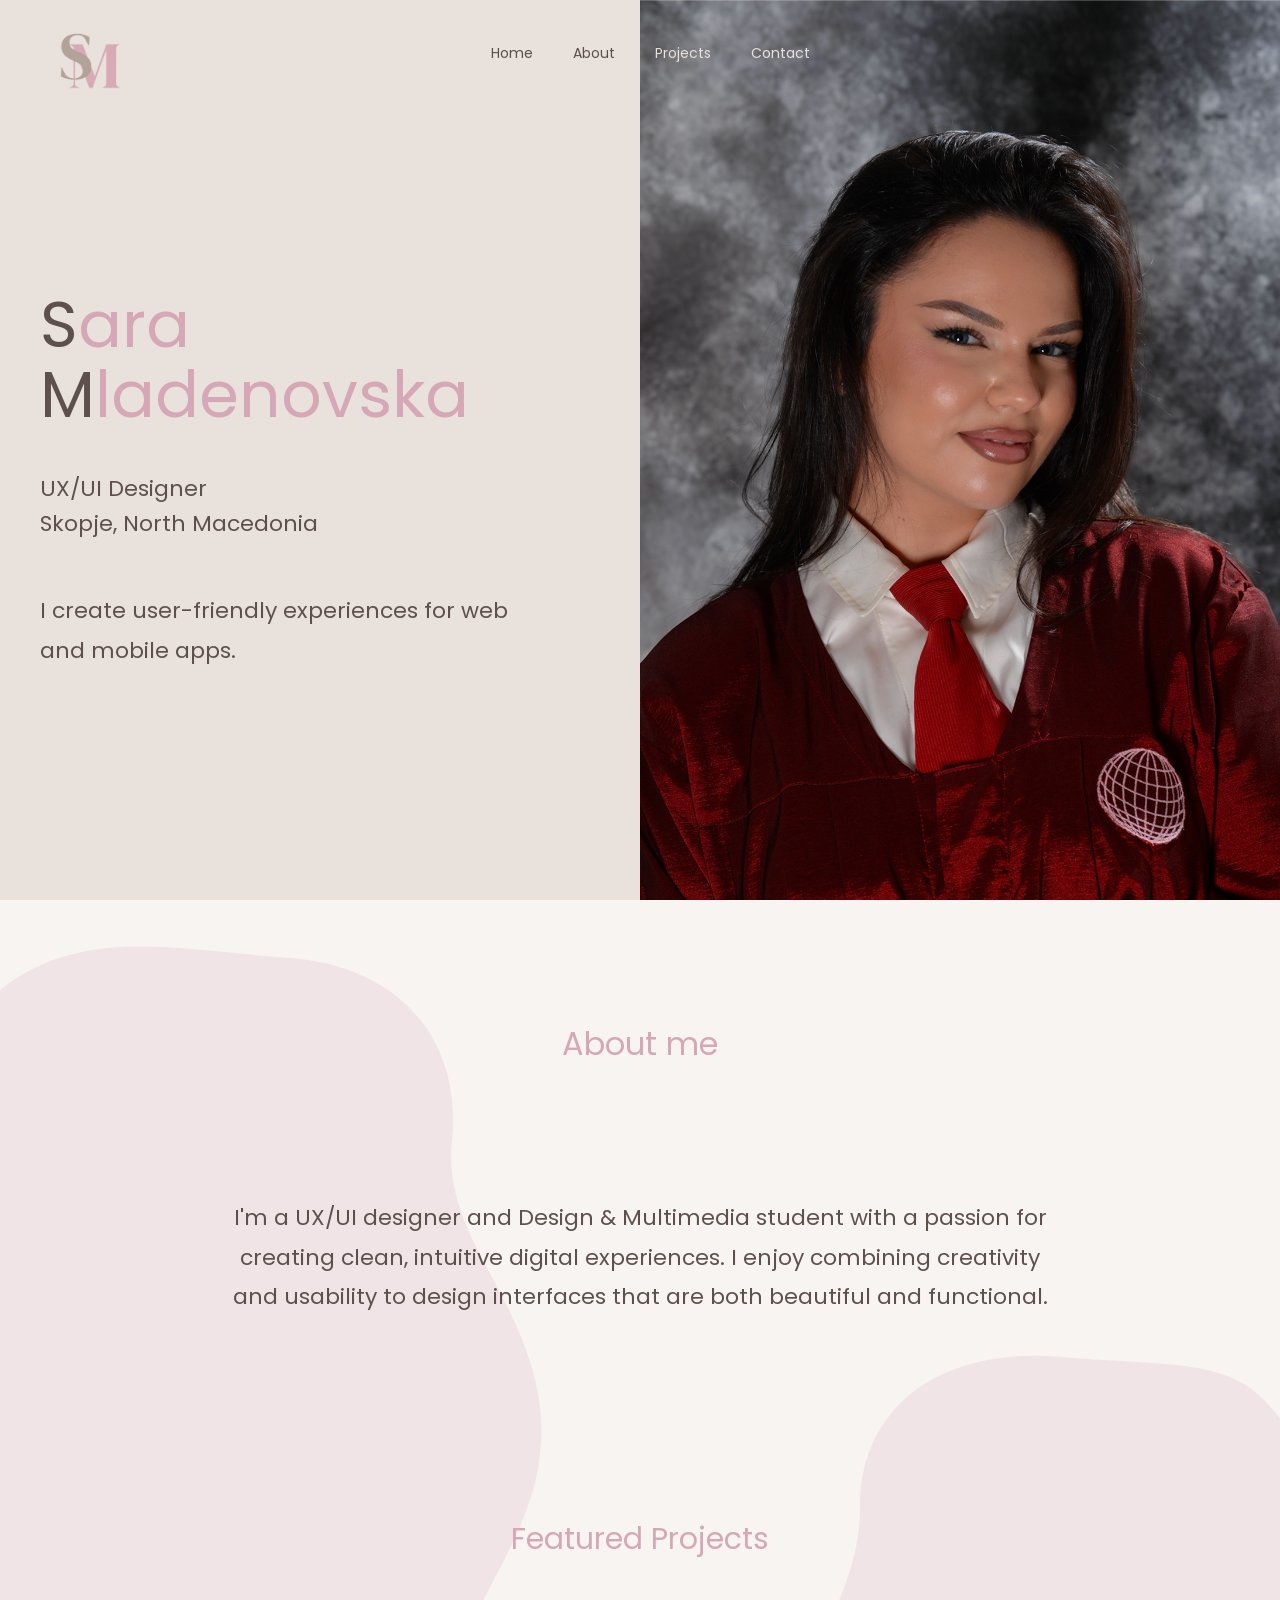
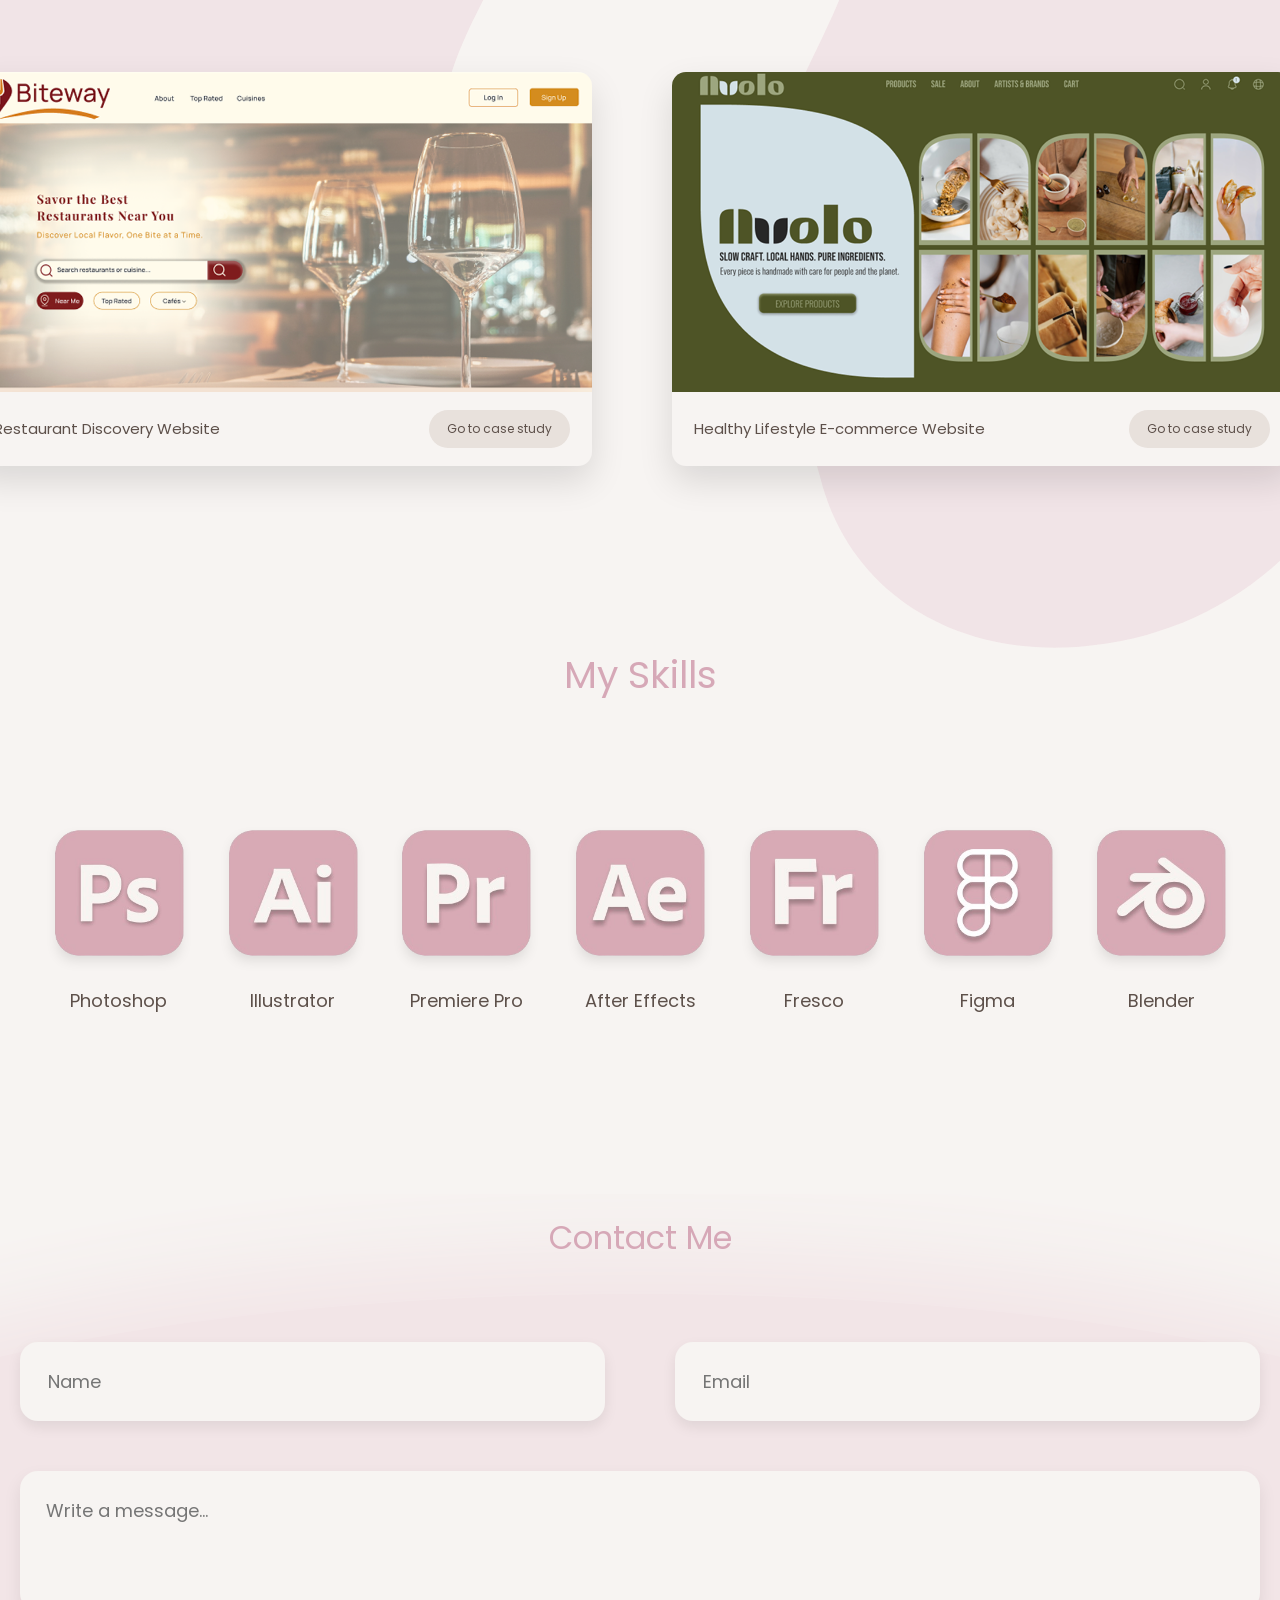
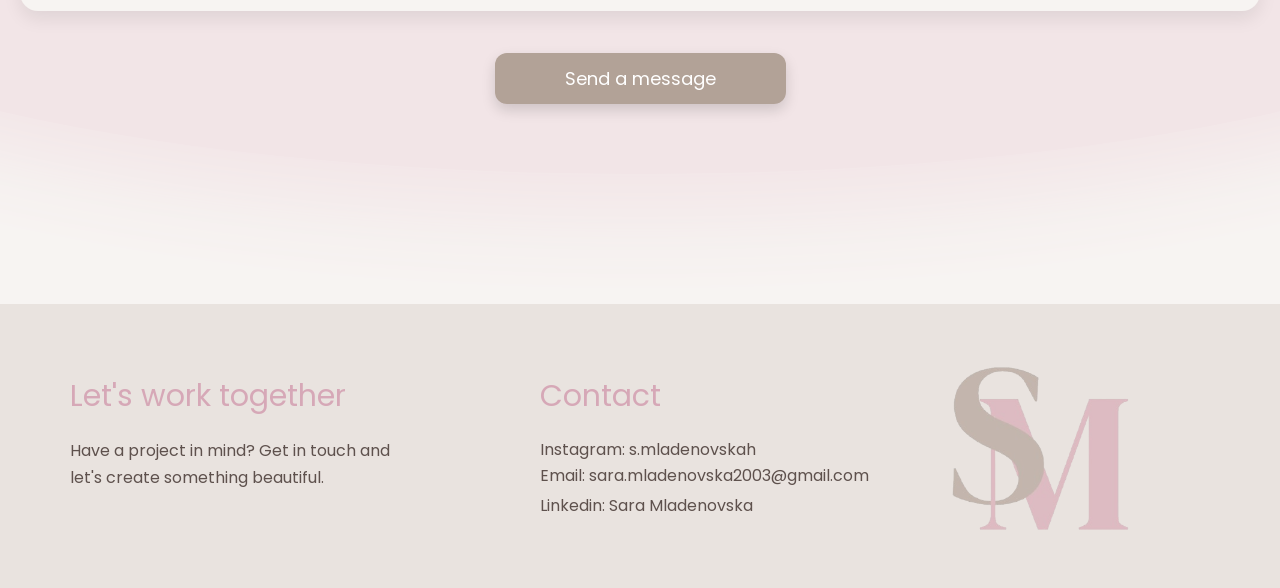
<file: index.html>
<!DOCTYPE html>
<html lang="en">
    <head>
        <meta charset="UTF-8">
        <meta name="viewport" content="width=device-width, initial-scale=1.0">
        <link rel="icon" type="image/png" href="favicon/favicon-96x96.png" sizes="96x96" />
        <link rel="icon" type="image/svg+xml" href="favicon/favicon.svg" />
        <link rel="shortcut icon" href="favicon/favicon.ico" />
        <link rel="apple-touch-icon" sizes="180x180" href="favicon/apple-touch-icon.png" />
        <meta name="apple-mobile-web-app-title" content="MyWebSite" />
        <link rel="manifest" href="/site.webmanifest" />
        <title>Sara Mladenovska UX/UI</title>

        <link rel="stylesheet" href="style.css">
        <link rel="preconnect" href="https://fonts.googleapis.com">
        <link rel="preconnect" href="https://fonts.gstatic.com" crossorigin>
        <link href="https://fonts.googleapis.com/css2?family=Poppins:wght@400;600;700&display=swap" rel="stylesheet">

    </head>
    <body>

        <section class="hero" id="home">

<div class="hero-left">
    <header>
        <div class="logo">
            <img src="images/logo2.png">
        </div>

        <nav class="header-nav">
            <ul>
                <li><a href="#home">Home</a></li>
                <li><a href="#about">About</a></li>
                <li><a href="#projects" class="light">Projects</a></li>
                <li><a href="#contact" class="light">Contact</a></li>
            </ul>
        </nav>
    </header>

    <div class="hero-text">
        <h1><span class="initial">S</span>ara <span class="initial">M</span>ladenovska</h1>
        <p class="role">UX/UI Designer<br>Skopje, North Macedonia</p>
        <p class="description">
            I create user-friendly experiences
            for web and mobile apps.
        </p>
    </div>
</div>
        <div class="hero-right">
        <img src="images/Frame 11.png">
        </div>
    </section>

    <section class="about-section" id="about">
        <h2>About me</h2>
        <p>
            I'm a UX/UI designer and Design & Multimedia student with a passion for creating clean, intuitive digital experiences. I enjoy combining creativity and usability to design interfaces that are both beautiful and functional.
        </p>
    </section>

    <section class="projects-section" id="projects">
        <h2>Featured Projects</h2>
<div class="projects-slider">
    <div class="projects-viewport">
        <div class="projects-track">

            <div class="projects-card">
                <img src="images/biteaway.png" alt="Restaurant discovery website">
                <div class="projects-info">
                    <p>Restaurant Discovery Website</p>
                    <div class="projects-buttons">
                        <button><a href="casestudy-biteway.html">Go to case study</a></button>
                        
                    </div>
                </div>
            </div>

            <div class="projects-card">
                <img src="images/healthylifestyle.png" alt="Healthy lifestyle e-commerce website">
                <div class="projects-info">
                    <p>Healthy Lifestyle E-commerce Website</p>
                    <div class="projects-buttons">
                        <button><a href="casestudy-healthy.html">Go to case study</a></button>
                        
                    </div>
                </div>
            </div>

            <div class="projects-card">
                <img src="images/Frame 1171275568.png" alt="Digital wallet app">
                <div class="projects-info">
                    <p>Digital Wallet App</p>
                    <div class="projects-buttons">
                        <button><a href="casestudy-digital.html">Go to case study</a></button>
                        
                    </div>
                </div>
            </div>

            <div class="projects-card">
                <img src="images/jobhunt.png" alt="Restaurant discovery website">
                <div class="projects-info">
                    <p>Job Hunting and Hiring Website</p>
                    <div class="projects-buttons">
                        <button><a href="casestudy-jobhunting.html">Go to case study</a></button>
                        
                    </div>
                </div>
            </div>

            <div class="projects-card">
                <img src="images/Frame 1171275566 (1).png" alt="Fitness and Workout Planning App">
                <div class="projects-info">
                    <p>Fitness and Workout Planning App</p>
                    <div class="projects-buttons">
                        <button><a href="casestudy-pulsefit.html">Go to case study</a></button>
                        
                    </div>
                </div>
            </div>

        </div>
    </div>
</div>
    </section>

    <section class="skills-section">
    <h2>My Skills</h2>

    <div class="skills-grid">
        <div class="skill-item">
            <div class="skill-box">
                <img src="images/PS-removebg-preview.png" alt="Photoshop">
            </div>
            <p>Photoshop</p>
        </div>

        <div class="skill-item">
            <div class="skill-box">
                <img src="images/AI-removebg-preview.png" alt="Illustrator">
            </div>
            <p>Illustrator</p>
        </div>

        <div class="skill-item">
            <div class="skill-box">
                <img src="images/PR-removebg-preview.png" alt="Premiere Pro">
            </div>
            <p>Premiere Pro</p>
        </div>

        <div class="skill-item">
            <div class="skill-box">
                <img src="images/AE-removebg-preview.png" alt="After Effects">
            </div>
            <p>After Effects</p>
        </div>

        <div class="skill-item">
            <div class="skill-box">
                <img src="images/FR-removebg-preview.png" alt="Fresco">
            </div>
            <p>Fresco</p>
        </div>

        <div class="skill-item">
            <div class="skill-box">
                <img src="images/figma-removebg-preview.png" alt="Figma">
            </div>
            <p>Figma</p>
        </div>

        <div class="skill-item">
            <div class="skill-box">
                <img src="images/Blender-removebg-preview.png" alt="Blender">
            </div>
            <p>Blender</p>
        </div>
    </div>
</section>

<section class="contact-section" id="contact">
    <h2>Contact Me</h2>

    <form action="https://formspree.io/f/mreoldaq" method="POST" class="contact-container">
        
    <div class="contact-row">
        <input type="text" name="name" placeholder="Name" required>
        <input type="email" name="email" placeholder="Email" required>
    </div>

    <textarea name="message" placeholder="Write a message..." required></textarea>

    <button type="submit" class="contact-btn">Send a message</button>

</form>
</section>

    <footer id="contact">
    <div class="footer-content">

        <div class="footer-left">
            <h3>Let's work together</h3>
            <p>Have a project in mind? Get in touch and let's create something beautiful.</p>
        </div>

        <div class="footer-contact">
            <h3>Contact</h3>
            <a href="https://www.instagram.com/s.mladenovskah?igsh=M3diY2t3djBhc25x&utm_source=qr" target="_blank">Instagram: s.mladenovskah</a>
            <p>Email: sara.mladenovska2003@gmail.com</p>
            <a href="https://www.linkedin.com/in/sara-mladenovska-79897b3bb?utm_source=share_via&utm_content=profile&utm_medium=member_ios" target="_blank">Linkedin: Sara Mladenovska</a>
        </div>

        <div class="footer-logo">
            <img src="images/logo2.png">
        </div>

    </div>
    </footer>









    <script>
const viewport = document.querySelector('.projects-viewport');
const track = document.querySelector('.projects-track');

let isDragging = false;
let startX = 0;
let currentTranslate = 0;
let prevTranslate = 0;
let maxTranslate = 0;

function setSliderPosition() {
    track.style.transform = `translateX(${currentTranslate}px)`;
}

function updateMaxTranslate() {
    maxTranslate = viewport.offsetWidth - track.scrollWidth;
    if (maxTranslate > 0) maxTranslate = 0;
}

updateMaxTranslate();
window.addEventListener('resize', updateMaxTranslate);

viewport.addEventListener('mousedown', (e) => {
    isDragging = true;
    startX = e.clientX;
    viewport.style.cursor = 'grabbing';
    track.style.transition = 'none';
});

window.addEventListener('mousemove', (e) => {
    if (!isDragging) return;

    const currentX = e.clientX;
    const dragDistance = currentX - startX;
    currentTranslate = prevTranslate + dragDistance;

    if (currentTranslate > 0) currentTranslate = 0;
    if (currentTranslate < maxTranslate) currentTranslate = maxTranslate;

    setSliderPosition();
});

window.addEventListener('mouseup', () => {
    if (!isDragging) return;

    isDragging = false;
    prevTranslate = currentTranslate;
    viewport.style.cursor = 'grab';
    track.style.transition = 'transform 0.2s ease';
});

viewport.addEventListener('mouseleave', () => {
    if (!isDragging) return;

    isDragging = false;
    prevTranslate = currentTranslate;
    viewport.style.cursor = 'grab';
    track.style.transition = 'transform 0.2s ease';
});
</script>
</body>
</html>
</file>
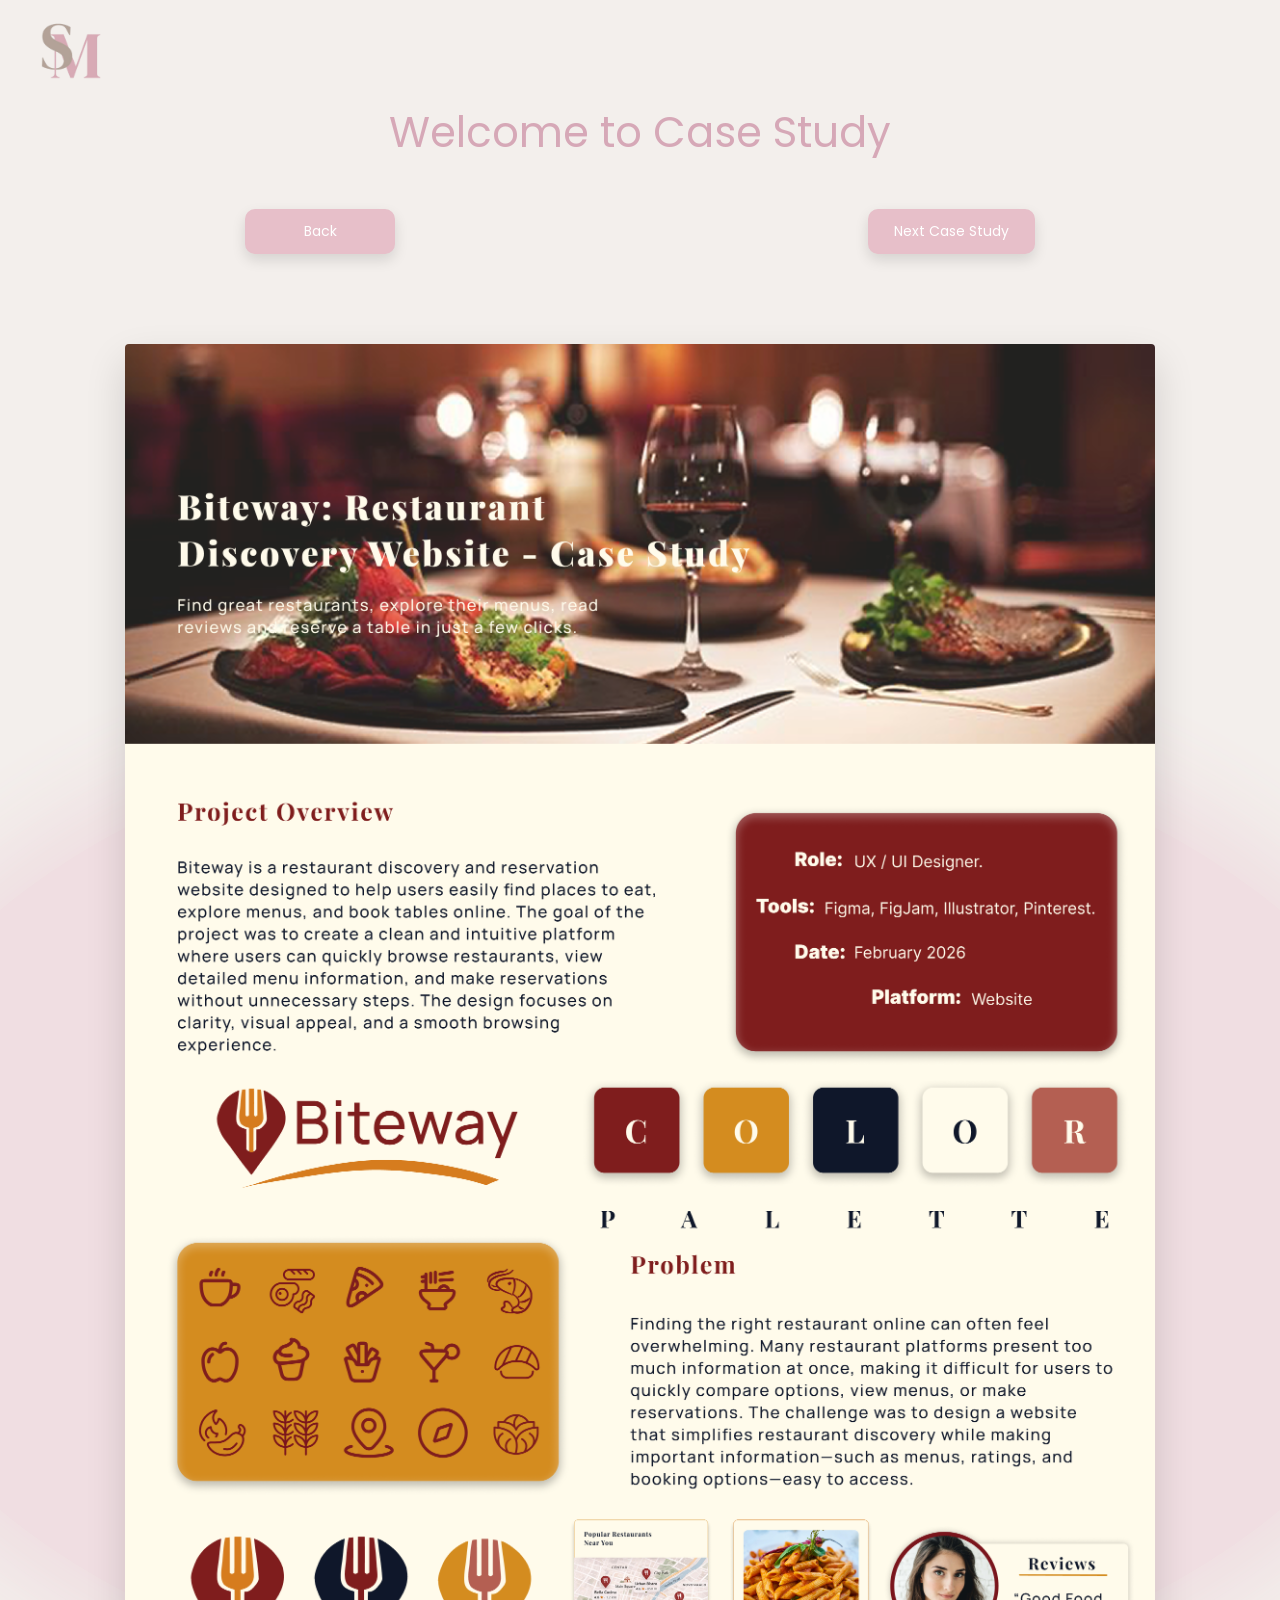
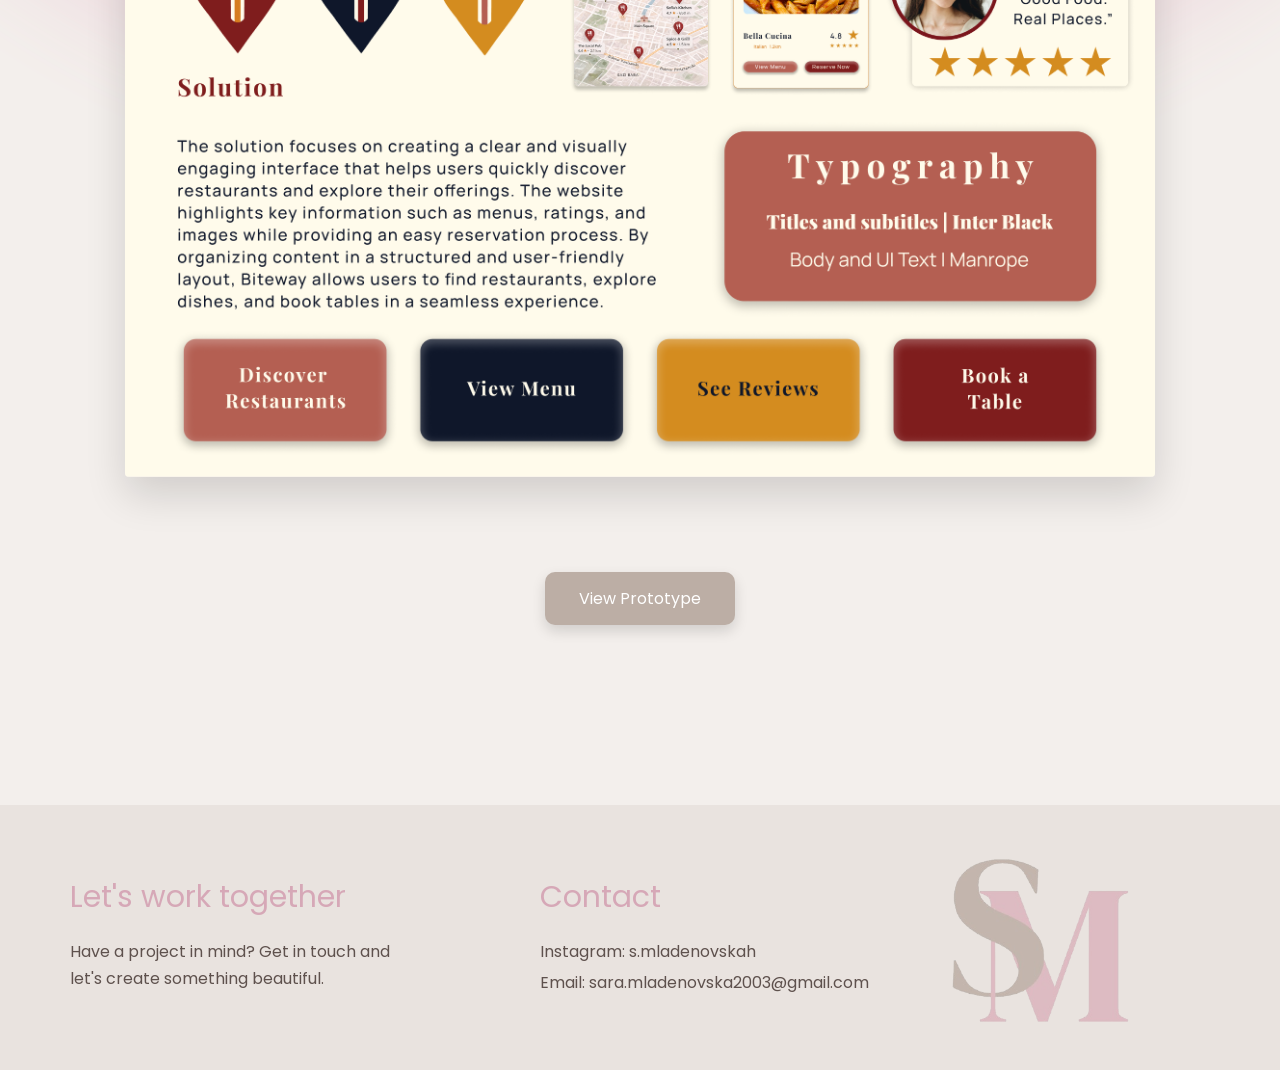
<file: casestudy-biteway.html>
<!DOCTYPE html>
<html lang="en">
<head>
  <meta charset="UTF-8">
  <meta name="viewport" content="width=device-width, initial-scale=1.0">
  <title>Biteway Case Study</title>
  <link rel="stylesheet" href="style.css">
  <link href="https://fonts.googleapis.com/css2?family=Poppins:wght@400;500;600;700&display=swap" rel="stylesheet">
</head>
<body class="case-page">

  <main class="case-study-page">

    <div class="case-top-logo">
      <img src="images/logo2.png" alt="SM logo">
    </div>

    <h1 class="case-page-title">Welcome to Case Study</h1>

    <div class="case-nav">
      <a href="index.html#projects" class="case-nav-btn">Back</a>
      <a href="casestudy-healthy.html" class="case-nav-btn">Next Case Study</a>
    </div>

    <section class="case-image-section">
      <img src="images/MacBook Air - 11-1.png" alt="biteway case study" class="case-study-image">
    </section>

    <div class="case-prototype-wrap">
      <a href="https://www.figma.com/proto/iAv6SnqXhHbZ4HsXDyB1EF/Biteway-Prototype?node-id=1-44&p=f&viewport=43%2C169%2C0.15&t=uECO13R6Eqv0ylm2-1&scaling=scale-down&content-scaling=fixed&page-id=0%3A1" target="_blank" class="case-prototype-btn">View Prototype</a>
    </div>

  </main>

  <footer id="contact">
    <div class="footer-content">
      <div class="footer-left">
        <h3>Let's work together</h3>
        <p>Have a project in mind? Get in touch and let's create something beautiful.</p>
      </div>

      <div class="footer-contact">
        <h3>Contact</h3>
        <p>Instagram: s.mladenovskah</p>
        <p>Email: sara.mladenovska2003@gmail.com</p>
      </div>

      <div class="footer-logo">
        <img src="images/logo2.png" alt="SM logo">
      </div>
    </div>
  </footer>

</body>
</html>
</file>
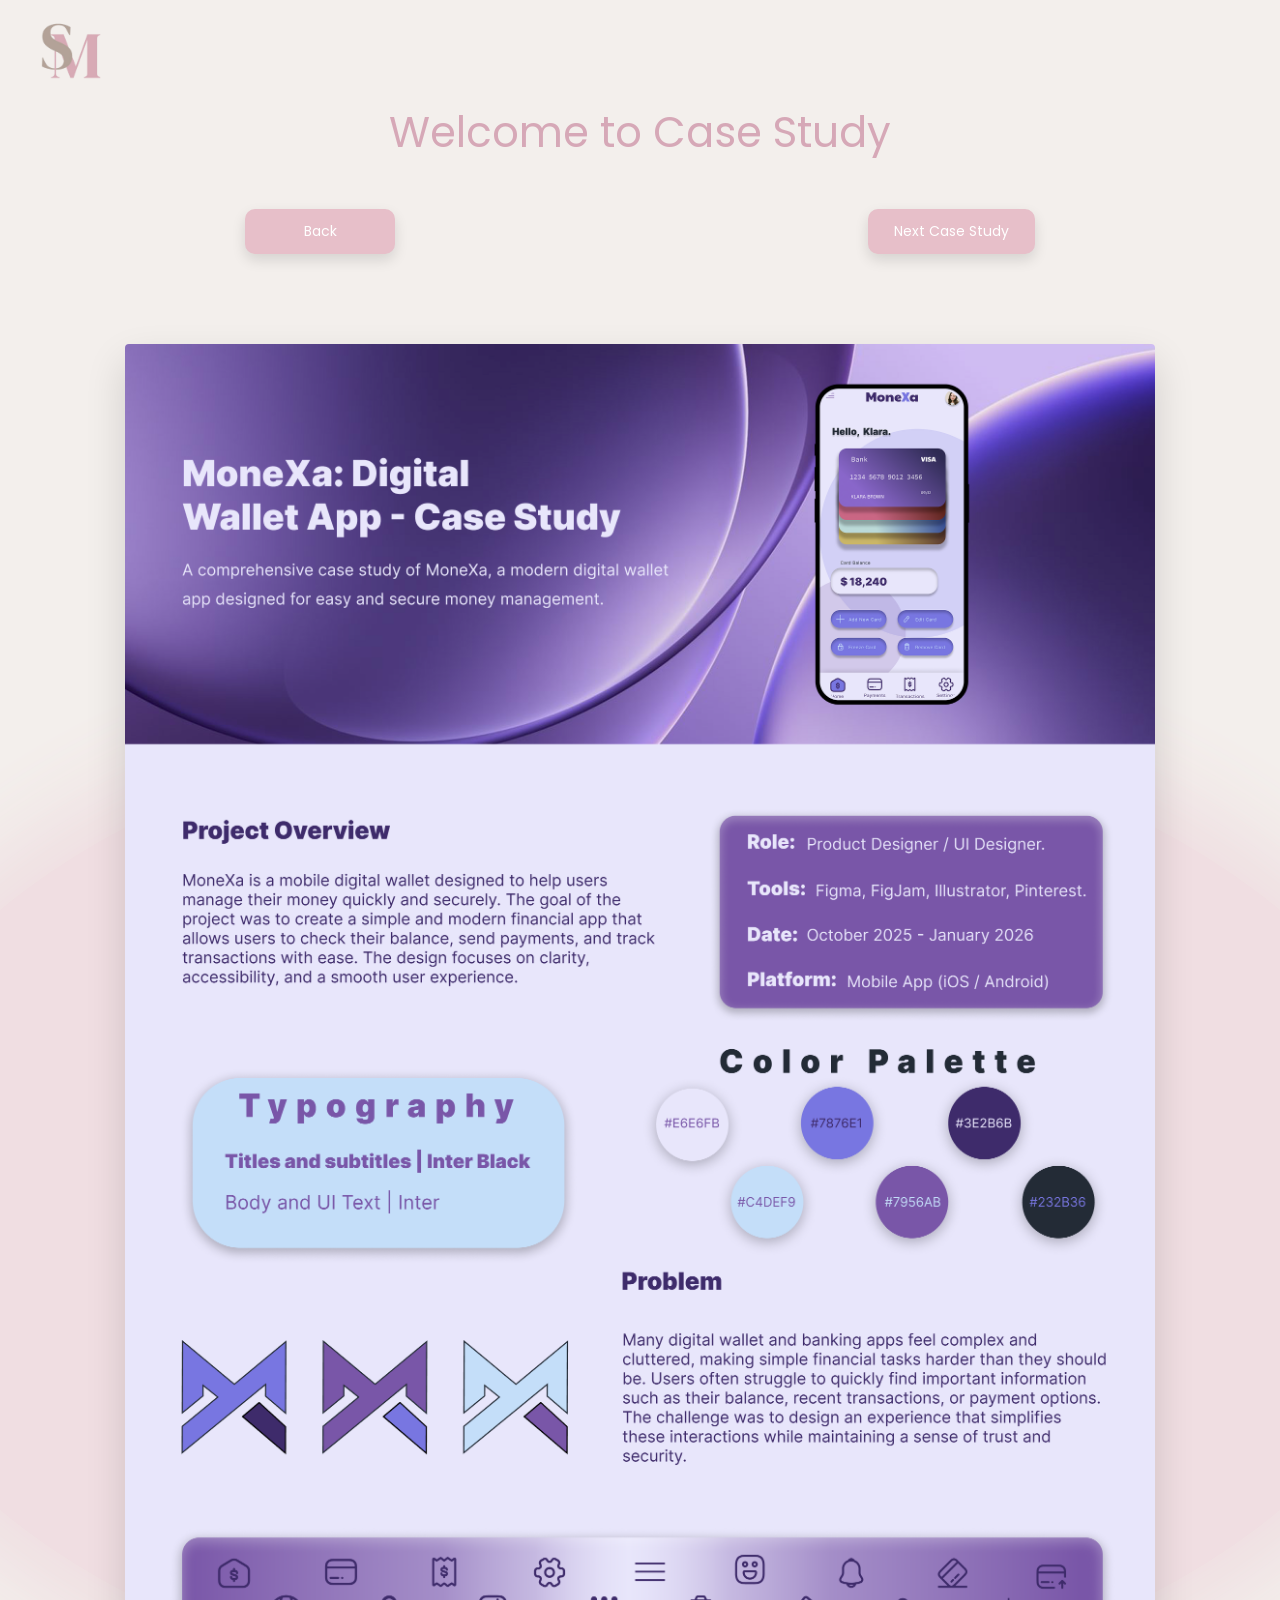
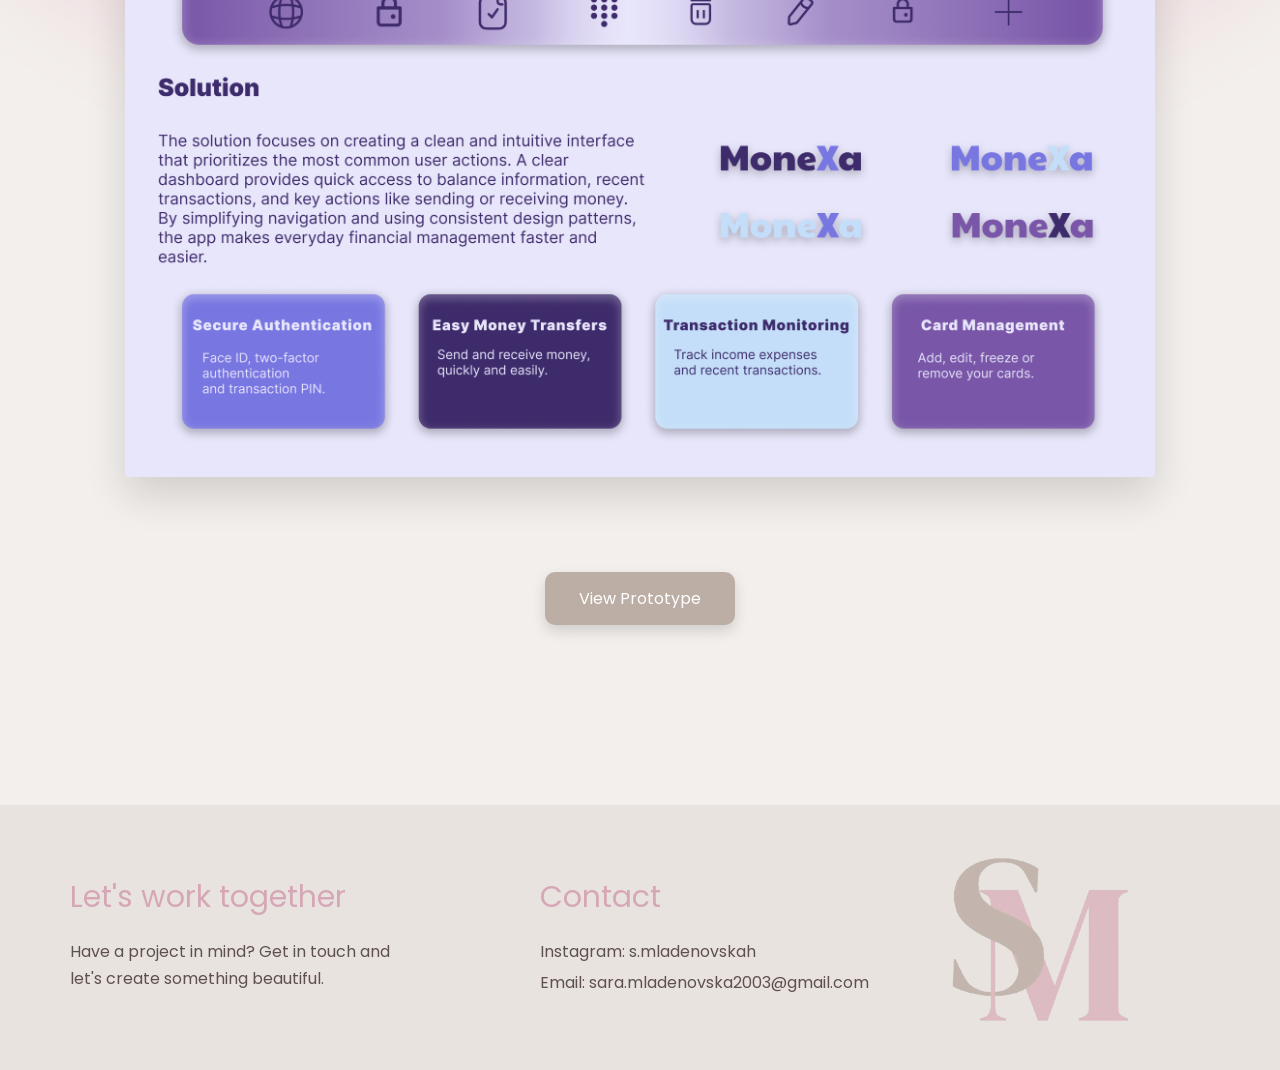
<file: casestudy-digital.html>
<!DOCTYPE html>
<html lang="en">
<head>
  <meta charset="UTF-8">
  <meta name="viewport" content="width=device-width, initial-scale=1.0">
  <title>MoneXa Case Study</title>
  <link rel="stylesheet" href="style.css">
  <link href="https://fonts.googleapis.com/css2?family=Poppins:wght@400;500;600;700&display=swap" rel="stylesheet">
</head>
<body class="case-page">

  <main class="case-study-page">

    <div class="case-top-logo">
      <img src="images/logo2.png" alt="SM logo">
    </div>

    <h1 class="case-page-title">Welcome to Case Study</h1>

    <div class="case-nav">
      <a href="index.html#projects" class="case-nav-btn">Back</a>
      <a href="casestudy-jobhunting.html" class="case-nav-btn">Next Case Study</a>
    </div>

    <section class="case-image-section">
      <img src="images/MacBook Air - 9.png" alt="MoneXa case study" class="case-study-image">
    </section>

    <div class="case-prototype-wrap">
      <a href="https://www.figma.com/proto/9ATJiGZLJ6O7qf1W0fBn1N/MoneXa-Prototype?node-id=1-111&p=f&viewport=-561%2C66%2C0.36&t=sLKNoBnGkkeMZbxR-1&scaling=scale-down&content-scaling=fixed&starting-point-node-id=1%3A111&page-id=0%3A1" target="_blank" class="case-prototype-btn">View Prototype</a>
    </div>

  </main>

  <footer id="contact">
    <div class="footer-content">
      <div class="footer-left">
        <h3>Let's work together</h3>
        <p>Have a project in mind? Get in touch and let's create something beautiful.</p>
      </div>

      <div class="footer-contact">
        <h3>Contact</h3>
        <p>Instagram: s.mladenovskah</p>
        <p>Email: sara.mladenovska2003@gmail.com</p>
      </div>

      <div class="footer-logo">
        <img src="images/logo2.png" alt="SM logo">
      </div>
    </div>
  </footer>

</body>
</html>
</file>
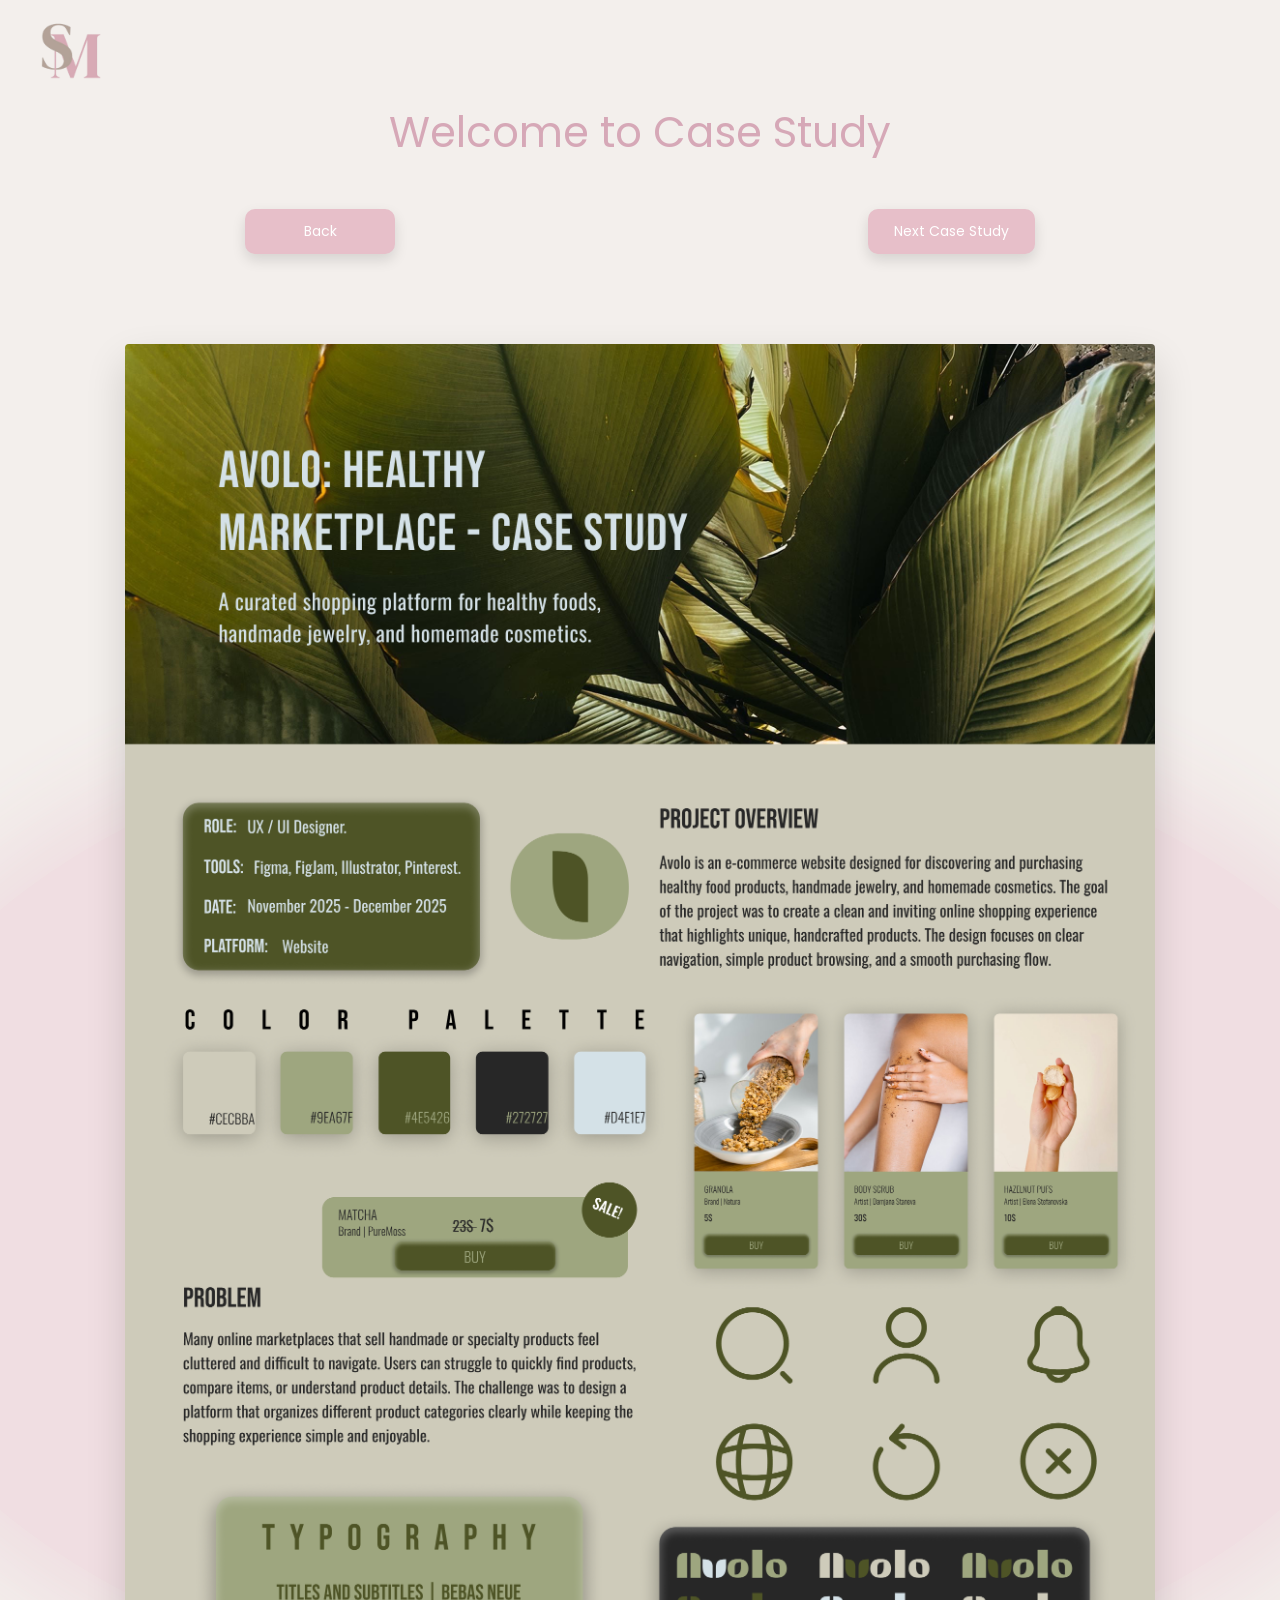
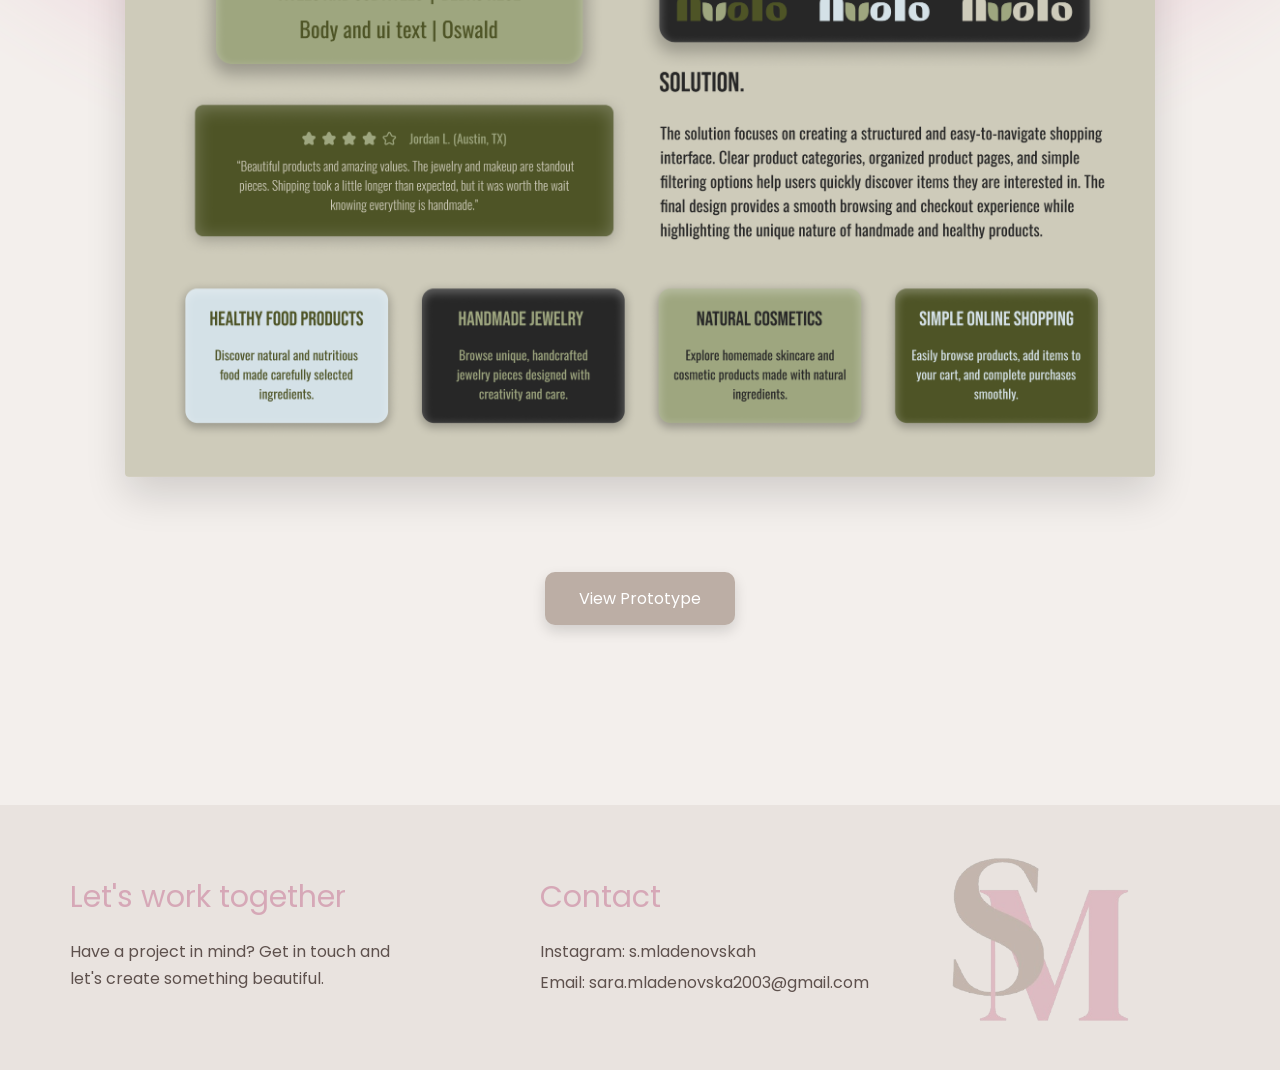
<file: casestudy-healthy.html>
<!DOCTYPE html>
<html lang="en">
<head>
  <meta charset="UTF-8">
  <meta name="viewport" content="width=device-width, initial-scale=1.0">
  <title>Avolo Case Study</title>
  <link rel="stylesheet" href="style.css">
  <link href="https://fonts.googleapis.com/css2?family=Poppins:wght@400;500;600;700&display=swap" rel="stylesheet">
</head>
<body class="case-page">

  <main class="case-study-page">

    <div class="case-top-logo">
      <img src="images/logo2.png" alt="SM logo">
    </div>

    <h1 class="case-page-title">Welcome to Case Study</h1>

    <div class="case-nav">
      <a href="index.html#projects" class="case-nav-btn">Back</a>
      <a href="casestudy-digital.html" class="case-nav-btn">Next Case Study</a>
    </div>

    <section class="case-image-section">
      <img src="images/MacBook Air - 11.png" alt="MoneXa case study" class="case-study-image">
    </section>

    <div class="case-prototype-wrap">
      <a href="https://www.figma.com/proto/ZpB5550105xjOpHiRZ60BI/Avolo-Prototype?node-id=1-868&p=f&viewport=25%2C181%2C0.1&t=3Jq655mKgsq6u6L4-1&scaling=scale-down&content-scaling=fixed&starting-point-node-id=1%3A868&page-id=0%3A1" target="_blank" class="case-prototype-btn">View Prototype</a>
    </div>

  </main>

  <footer id="contact">
    <div class="footer-content">
      <div class="footer-left">
        <h3>Let's work together</h3>
        <p>Have a project in mind? Get in touch and let's create something beautiful.</p>
      </div>

      <div class="footer-contact">
        <h3>Contact</h3>
        <p>Instagram: s.mladenovskah</p>
        <p>Email: sara.mladenovska2003@gmail.com</p>
      </div>

      <div class="footer-logo">
        <img src="images/logo2.png" alt="SM logo">
      </div>
    </div>
  </footer>

</body>
</html>
</file>
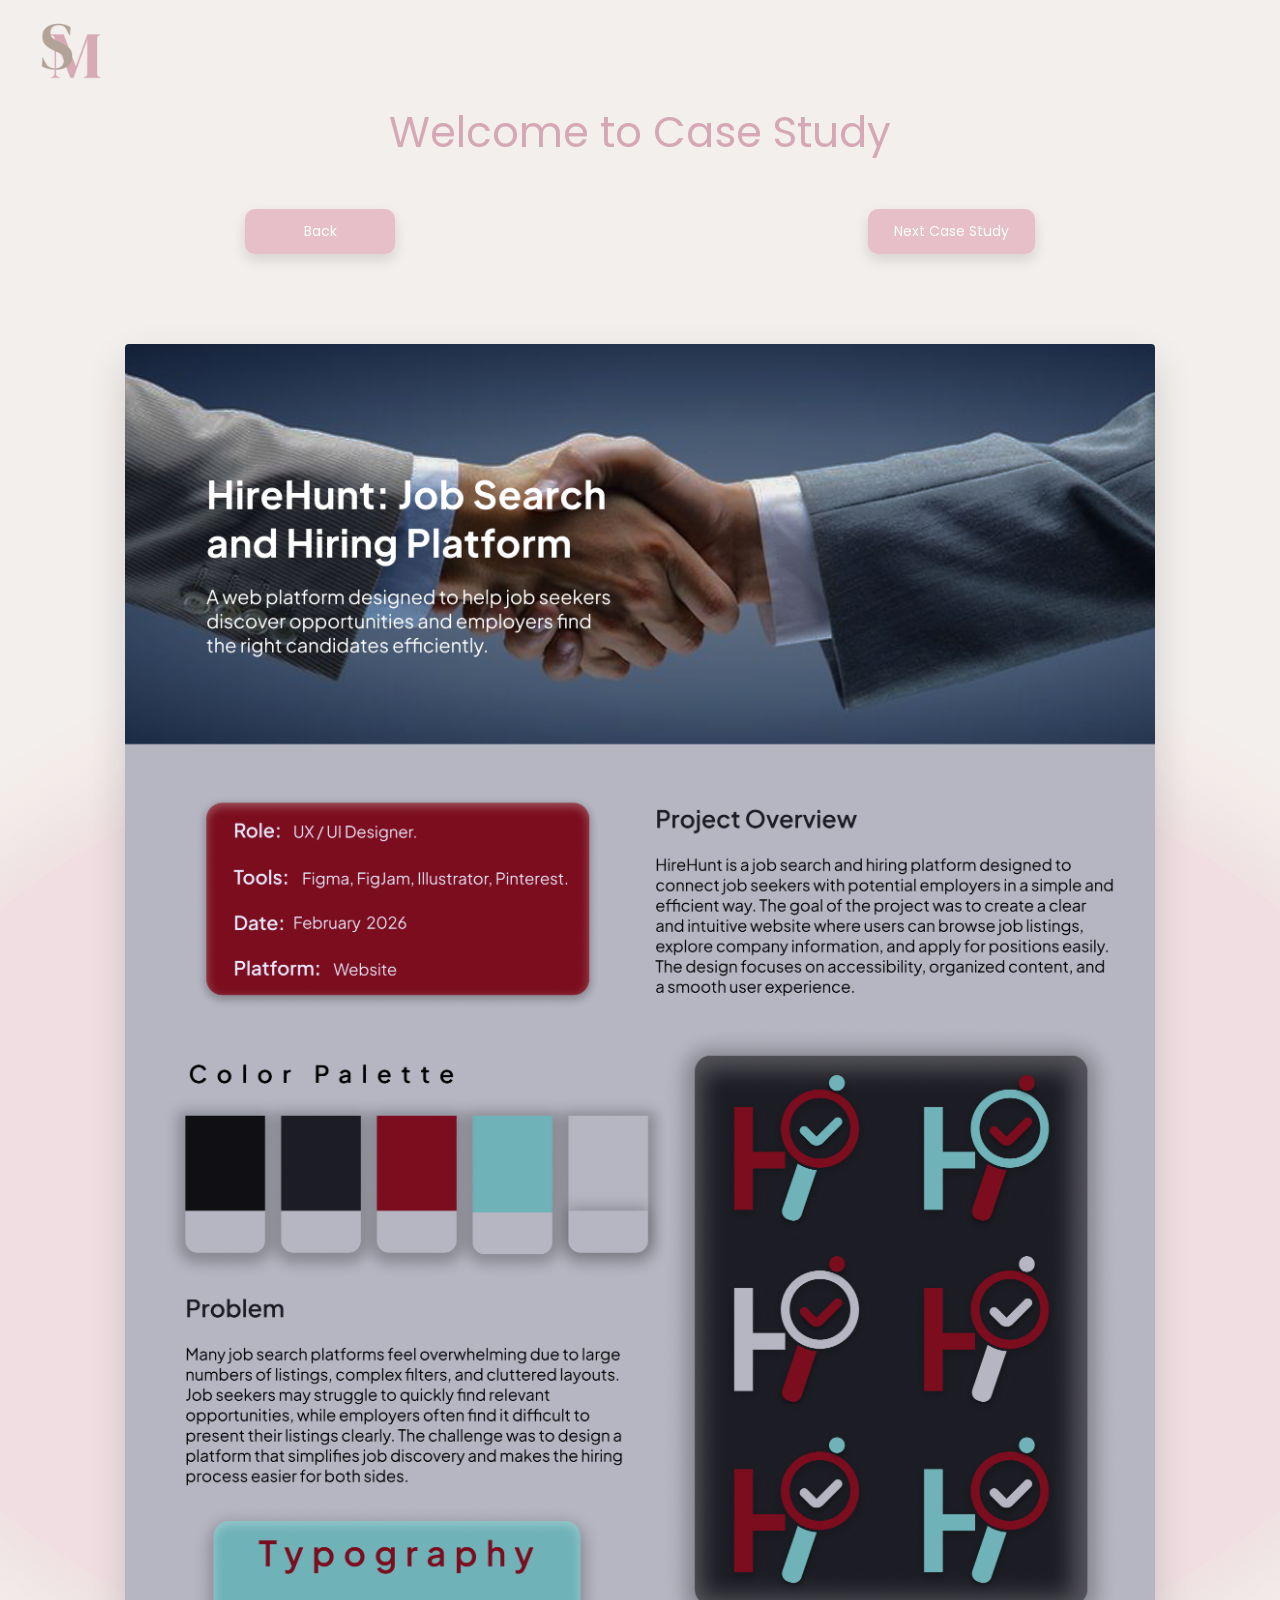
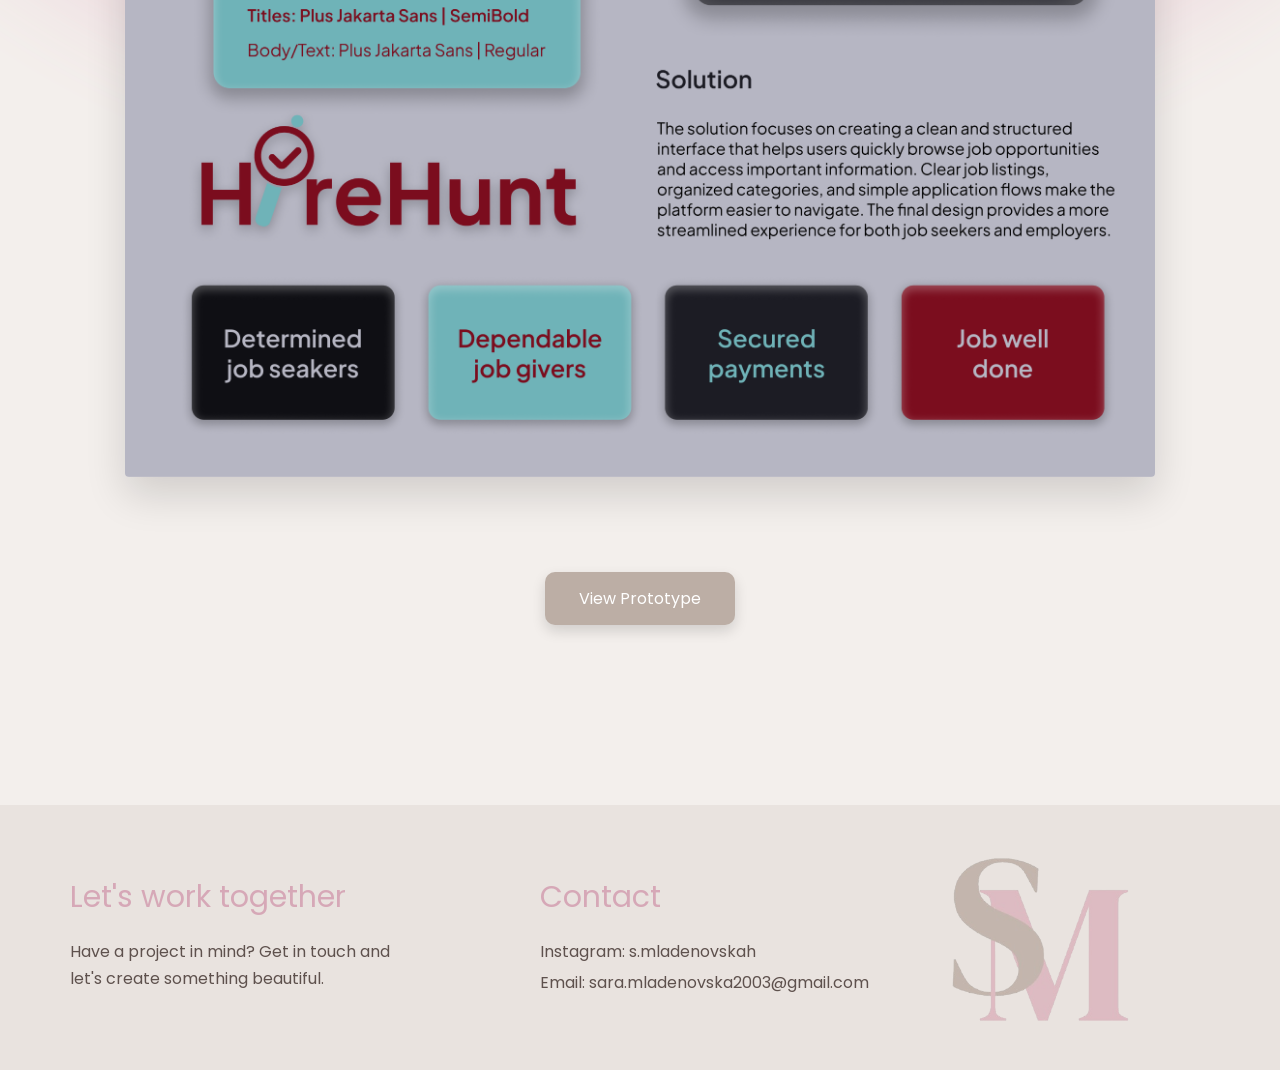
<file: casestudy-jobhunting.html>
<!DOCTYPE html>
<html lang="en">
<head>
  <meta charset="UTF-8">
  <meta name="viewport" content="width=device-width, initial-scale=1.0">
  <title>Job Hunting Case Study</title>
  <link rel="stylesheet" href="style.css">
  <link href="https://fonts.googleapis.com/css2?family=Poppins:wght@400;500;600;700&display=swap" rel="stylesheet">
</head>
<body class="case-page">

  <main class="case-study-page">

    <div class="case-top-logo">
      <img src="images/logo2.png" alt="SM logo">
    </div>

    <h1 class="case-page-title">Welcome to Case Study</h1>

    <div class="case-nav">
      <a href="index.html#projects" class="case-nav-btn">Back</a>
      <a href="casestudy-pulsefit.html" class="case-nav-btn">Next Case Study</a>
    </div>

    <section class="case-image-section">
      <img src="images/MacBook Air - 5.png" alt="MoneXa case study" class="case-study-image">
    </section>

    <div class="case-prototype-wrap">
      <a href="https://www.figma.com/proto/RtB2znsdFbGJrPi0nbRdsj/HireHunt-Prototype?node-id=1-2&viewport=333%2C55%2C0.29&t=HFkJjw3gkVWoL4E1-1&scaling=scale-down&content-scaling=fixed&page-id=0%3A1" target="_blank" class="case-prototype-btn">View Prototype</a>
    </div>

  </main>

  <footer id="contact">
    <div class="footer-content">
      <div class="footer-left">
        <h3>Let's work together</h3>
        <p>Have a project in mind? Get in touch and let's create something beautiful.</p>
      </div>

      <div class="footer-contact">
        <h3>Contact</h3>
        <p>Instagram: s.mladenovskah</p>
        <p>Email: sara.mladenovska2003@gmail.com</p>
      </div>

      <div class="footer-logo">
        <img src="images/logo2.png" alt="SM logo">
      </div>
    </div>
  </footer>

</body>
</html>
</file>
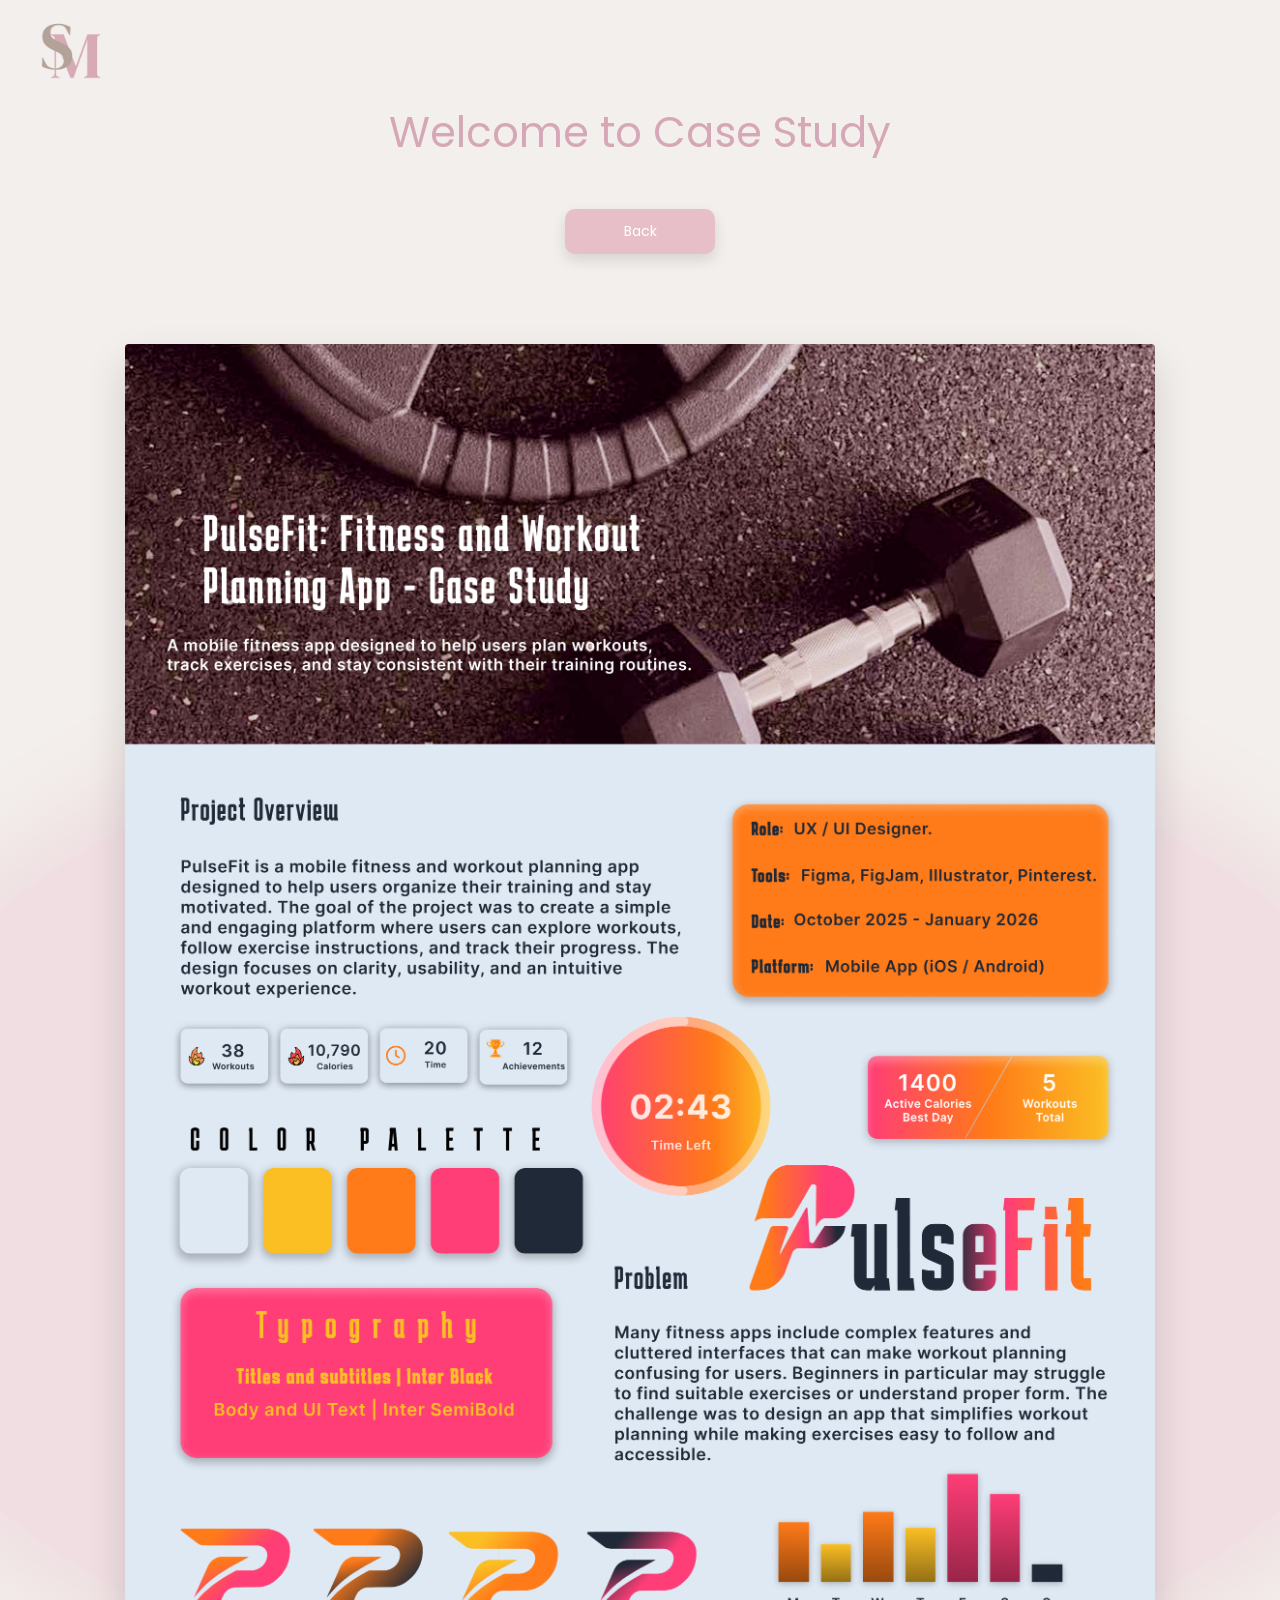
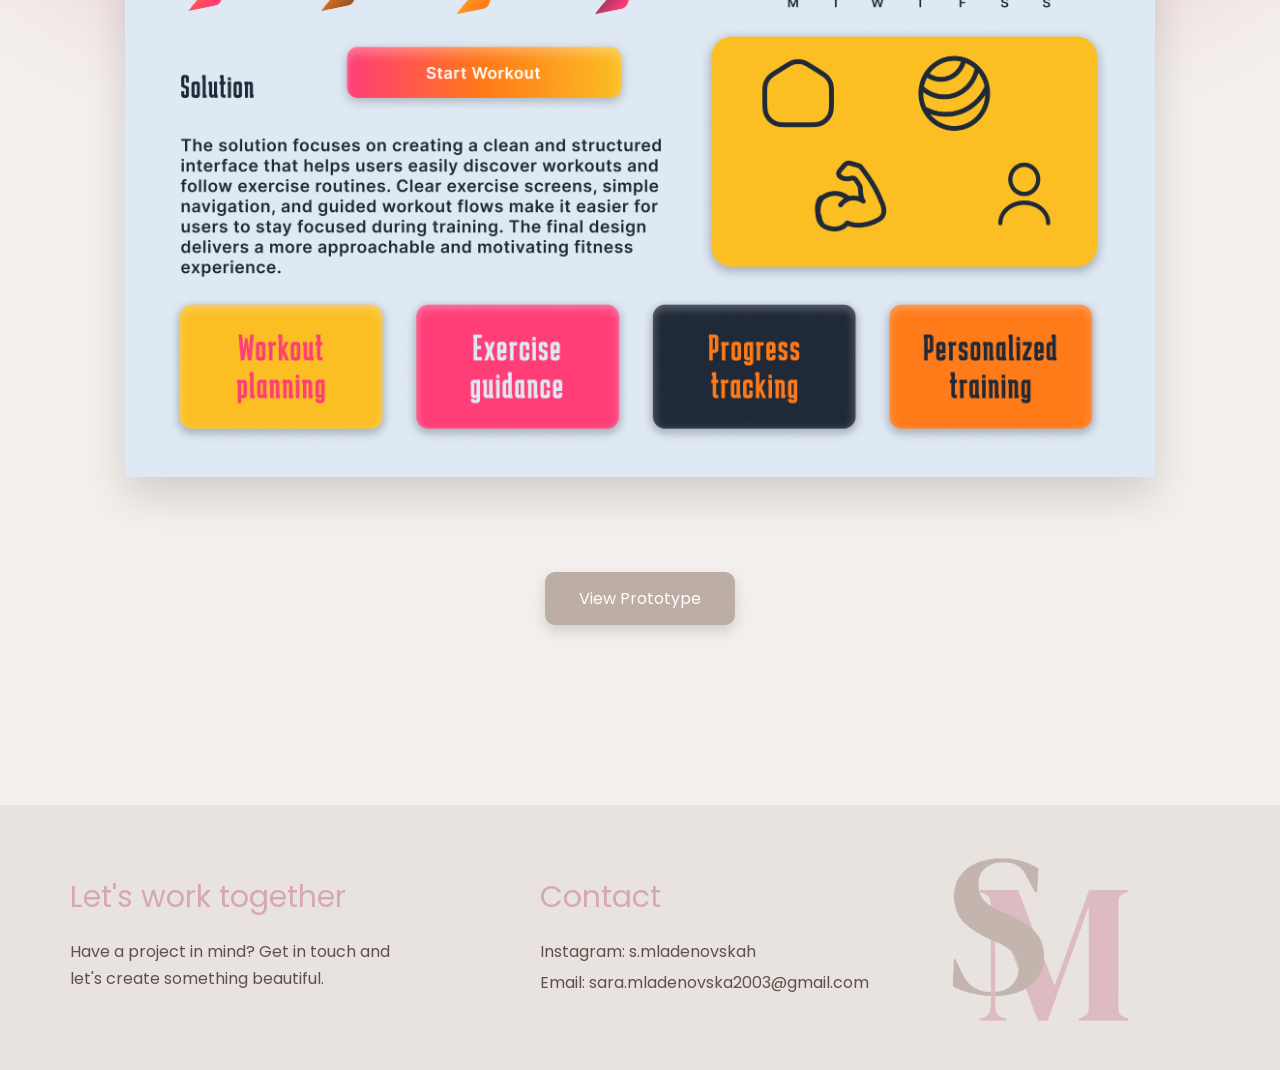
<file: casestudy-pulsefit.html>
<!DOCTYPE html>
<html lang="en">
<head>
  <meta charset="UTF-8">
  <meta name="viewport" content="width=device-width, initial-scale=1.0">
  <title>Pulsefit Case Study</title>
  <link rel="stylesheet" href="style.css">
  <link href="https://fonts.googleapis.com/css2?family=Poppins:wght@400;500;600;700&display=swap" rel="stylesheet">
</head>
<body class="case-page pulse-fit">

  <main class="case-study-page">

    <div class="case-top-logo">
      <img src="images/logo2.png" alt="SM logo">
    </div>

    <h1 class="case-page-title">Welcome to Case Study</h1>

    <div class="case-nav">
      <a href="index.html#projects" class="case-nav-btn">Back</a>
      
    </div>

    <section class="case-image-section">
      <img src="images/ddd.png" alt="MoneXa case study" class="case-study-image">
    </section>

    <div class="case-prototype-wrap">
      <a href="https://www.figma.com/proto/Ad3KxGIz573H8dArWN0i8G/PulseFit-Prototype?node-id=1-51&p=f&viewport=-1852%2C94%2C0.52&t=948jEb1X9hOIrUcp-1&scaling=scale-down&content-scaling=fixed&starting-point-node-id=1%3A51&show-proto-sidebar=1&page-id=0%3A1" target="_blank" class="case-prototype-btn">View Prototype</a>
    </div>

  </main>

  <footer id="contact">
    <div class="footer-content">
      <div class="footer-left">
        <h3>Let's work together</h3>
        <p>Have a project in mind? Get in touch and let's create something beautiful.</p>
      </div>

      <div class="footer-contact">
        <h3>Contact</h3>
        <p>Instagram: s.mladenovskah</p>
        <p>Email: sara.mladenovska2003@gmail.com</p>
      </div>

      <div class="footer-logo">
        <img src="images/logo2.png" alt="SM logo">
      </div>
    </div>
  </footer>

</body>
</html>
</file>
<file: style.css>
* {
  margin: 0;
  padding: 0;
  box-sizing: border-box;
}

body {
  font-family: 'Poppins', sans-serif;
  min-height: 100vh;
  display: flex;
  flex-direction: column;
  overflow-x: hidden;
}


footer {
    margin-top: auto;
}

html {
    scroll-behavior: smooth;
}

.hero {
  display: flex;
  min-height: 100vh;
  position: relative;
}

.hero-left {
  width: 50%;
  background-color: #e8e1dc;
  padding: 30px 40px;
  display: flex;
  flex-direction: column;
}

.hero-right {
    width: 50%;
}

.hero-right img {
    width: 100%;
    height: 100%;
    object-fit: cover;
    display: block;
}

header {
  display: flex;
  align-items: center;
}

.logo img {
  width: 100px;
  height: auto;
  display: block;
  margin-top: -20px;
}

.header-nav {
  position: absolute;
  top: 40px;
  left: 50.8%;
  transform: translateX(-50%);
  z-index: 10;
}

.header-nav ul {
  list-style: none;
  display: flex;
  gap: 40px;
  margin: 0;
  padding: 0;
}

.header-nav a {
  position: relative;
  text-decoration: none;
  color: #5d504a;
  font-size: 14px;
  font-weight: 400;
  white-space: nowrap;
}

.header-nav a::after {
  content: "";
  position: absolute;
  left: 50%;
  bottom: -4px;
  width: 0;
  height: 2px;
  background: #5d504a;
  transition: all 0.3s ease;
  transform: translateX(-50%);
}

.header-nav a.light::after {
  background: #e8e1dc;
}

.header-nav a:hover::after {
  width: 100%;
}

.header-nav a.light {
    color: #e8e1dc;
}

.hero-text {
  margin-top: 180px;
  color: #d6a8b7;
}

.hero-text h1 {
  font-size: 64px;
  font-weight: 400;
  line-height: 1.1;
  margin-bottom: 40px;
}

.hero-text span {
  color: #5e514d;
}

.role {
  font-size: 22px;
  line-height: 1.6;
  margin-bottom: 50px;
  color: #5e514d;
}

.description {
  font-size: 22px;
  line-height: 1.8;
  max-width: 500px;
  color: #5e514d;
}

.hero-right {
  width: 50%;
}

.hero-right img {
  width: 100%;
  height: 100vh;
  object-fit: cover;
  display: block;
}





.about-section {
    background-color: #f7f4f2;
    padding: 120px 20px;
    text-align: center;
    position: relative;
    overflow: visible;
}

.about-section h2 {
    font-size: 32px;
    font-weight: 400;
    color: #d6a8b7;
    margin-bottom: 130px;
}

.about-section p {
    max-width: 850px;
    margin: auto;
    font-size: 22px;
    line-height: 1.8;
    color: #5e514d;
}









.projects-section {
    background-color: #f7f4f2;
    padding: 80px 20px 120px;
    text-align: center;
    position: relative;
    overflow: visible;
}

.projects-section h2 {
    font-size: 30px;
    font-weight: 400;
    color: #d6a8b7;
    margin-bottom: 110px;
}

.projects-section::before { 
    content: "";
    position: absolute;
    width: 700px;
    height: 950px;
    left: -140px;
    top: -500px;
    background: #efdfe3;
    opacity: 0.75;
    z-index: 0;

    clip-path: path("M 138 55 C 78 104, 34 214, 57 331 C 77 432, 28 536, 64 654 C 106 790, 218 904, 346 919 C 463 933, 557 848, 590 741 C 621 639, 703 569, 676 447 C 654 349, 583 293, 592 205 C 603 95, 531 28, 428 21 C 315 13, 220 -12, 138 55 Z");
}

.projects-section::after { 
    content: "";
    position: absolute;
    width: 750px;
    height: 950px;
    right: -180px;
    top: -100px;
    background: #efdfe3;
    opacity: 0.7;
    z-index: 0;

    clip-path: path("M 562 72 C 620 138, 680 238, 660 360 C 640 470, 700 560, 660 690 C 610 820, 500 900, 370 910 C 250 920, 140 860, 110 740 C 80 630, 30 550, 60 430 C 90 320, 150 260, 150 170 C 150 70, 230 10, 350 20 C 460 30, 520 20, 562 72 Z");
}

.projects-slider {
    width: 100%;
    display: flex;
    justify-content: center;
}

.projects-viewport {
    width: 1400px;
    overflow: visible;
    cursor: grab;
    user-select: none;
}

.projects-viewport:active {
    cursor: grabbing;
}

.projects-track {
    display: flex;
    gap: 80px;
    transition: transform 0.2s ease;
}

.projects-card {
    flex: 0 0 620px;
    background: #f7f4f2;
    border-radius: 14px;
    overflow: hidden;
    box-shadow: 0 15px 35px rgba(0, 0, 0, 0.12);
    text-align: left;
    transition: transform 0.35s ease, box-shadow 0.35s ease;
}

.projects-card:hover {
    transform: translateY(-12px) scale(1.02);
    box-shadow: 0 25px 55px rgba(0, 0, 0, 0.18);
}

.projects-card img {
    width: 100%;
    height: 320px;
    object-fit: cover;
    display: block;
    pointer-events: none;
    user-select: none;
    -webkit-user-drag: none;
}

.projects-info {
    padding: 18px 22px;
    display: flex;
    justify-content: space-between;
    align-items: center;
    gap: 20px;
}

.projects-info p {
    color: #5d504a;
    font-size: 15px;
    flex: 1;
}

.projects-buttons {
    display: flex;
    gap: 14px;
    flex-shrink: 0;
}

.projects-buttons button {
    border: none;
    padding: 10px 18px;
    border-radius: 24px;
    background: #e8e1dc;
    font-size: 12px;
    cursor: pointer;
    color: #5d504a;
    font-family: 'Poppins', sans-serif;
    transition: 0.2s ease;
}

.projects-buttons button:hover {
    transform: translateY(-2px);
    box-shadow: 0 8px 18px rgba(0, 0, 0, 0.12);
}

.projects-buttons a {
  text-decoration: none;
  color: #5d504a;
}





.skills-section {
    background-color: #f7f4f2;
    text-align: center;
    padding: 100px 20px 160px;
}

.skills-section h2 {
    font-size: 38px;
    font-weight: 400;
    color: #d6a8b7;
    margin-bottom: 130px;
    margin-top: -40px;
}

.skills-grid {
    display: flex;
    justify-content: space-evenly;
    width: 100%;
    max-width: 1400px;
    margin: 0 auto;
}

.skill-item {
    width: 150px;
    display: flex;
    flex-direction: column;
    align-items: center;
}

.skill-box {
    width: 120px;
    height: 120px;
    background-color: #d8aebb;
    border-radius: 14px;
    display: flex;
    justify-content: center;
    align-items: center;
    box-shadow: 0 6px 14px rgba(0, 0, 0, 0.12);
    margin-bottom: 14px;
    transition: transform 0.2s ease, box-shadow 0.2s ease;
}

.skill-box img {
    width: 220px;
    height: 220px;
    object-fit: contain;
}

.skill-item p {
    padding: 20px;
    font-size: 18px;
    color: #5d504a;
    margin: 0;
    white-space: nowrap;
}

.skill-box:hover {
    transform: translateY(-4px);
    box-shadow: 0 10px 18px rgba(0, 0, 0, 0.18);
}



.contact-section {
    background: #f7f4f2;
    text-align: center;
    padding: 20px 20px 200px;
    position: relative;
    overflow: hidden;
}


.contact-section h2 {
    font-size: 32px;
    font-weight: 400;
    color: #d6a8b7;
    margin-bottom: 80px;
}


.contact-container {
    max-width: 1300px;
    margin: 0 auto;
}


.contact-row {
    display: flex;
    gap: 70px;
    margin-bottom: 50px;
}


.contact-row input {
    flex: 1;
    padding: 26px 28px;
    border-radius: 18px;
    border: none;
    background: #f7f4f2;
    font-size: 18px;
    font-family: inherit;
    box-shadow: 0 6px 14px rgba(0, 0, 0, 0.08);
    outline: none;
}


.contact-container textarea {
    width: 100%;
    height: 140px;
    padding: 26px;
    border-radius: 18px;
    border: none;
    background: #f7f4f2;
    font-size: 18px;
    font-family: inherit;
    resize: none;
    box-shadow: 0 8px 18px rgba(0, 0, 0, 0.08);
    margin-bottom: 35px;
    outline: none;
}


.contact-btn {
    font-family: 'Poppins', sans-serif;
    background: #b2a297;
    color: white;
    border: none;
    padding: 12px 70px;
    border-radius: 12px;
    font-size: 18px;
    cursor: pointer;
    box-shadow: 0 6px 14px rgba(0, 0, 0, 0.15);
    transition: 0.2s ease;
}


.contact-btn:hover {
    transform: translateY(-2px);
    box-shadow: 0 10px 20px rgba(0, 0, 0, 0.2);
}

.contact-container,
.contact-section h2 {
    position: relative;
    z-index: 1;
}

.contact-section::before {
    content: "";
    position: absolute;
    width: 1900px;
    height: 480px;
    background: #efd8de;
    border-radius: 50%;
    top: 100px;
    left: 50%;
    transform: translateX(-50%);
    opacity: 0.5;
    z-index: 0;

    box-shadow: 0 0 80px 40px #efd8de;
}





footer {
  background: #e9e3df;
  padding: 70px 0;
  position: relative;
  overflow: hidden;
}

.footer-content {
  width: min(900px, 100%);
  margin-left: 70px;
  display: flex;
  gap: 140px;
  align-items: flex-start;
}

.footer-left {
  max-width: 330px;
}

.footer-contact {
  max-width: 340px;
}
.footer-contact a {
  color: #5e514d;
  text-decoration: none;
  display: inline-block;
  transition: transform 0.2s ease, color 0.2s ease;
}

.footer-contact a:hover {
  transform: scale(1.08);
  color: #d6a8b7;
}

footer h3 {
  color: #d6a8b7;
  font-size: 30px;
  font-weight: 400;
  margin-bottom: 18px;
}

footer p {
  color: #5e514d;
  font-size: 16px;
  line-height: 1.7;
  margin-bottom: 4px;
}

.footer-logo {
  position: absolute;
  right: 90px;
  top: 50%;
  transform: translateY(-50%);
  opacity: 0.7;
}

.footer-logo img {
  width: 300px;
  display: block;
}

.about-section h2,
.about-section p,
.projects-section h2,
.projects-slider {
  position: relative;
  z-index: 2;
}


/* responsive */

@media (max-width: 992px) {
  .hero {
    flex-direction: column;
  }

  .hero-left,
  .hero-right {
    width: 100%;
  }

  .hero-right img {
    height: auto;
  }

  .header-nav {
    position: static;
    transform: none;
    margin-left: auto;
  }

  .header-nav a.light {
    color: #5d504a;
  }

  .header-nav a.light::after {
    background: #5d504a;
  }

  header {
    justify-content: space-between;
    flex-wrap: wrap;
    gap: 20px;
  }

  .hero-text {
    margin-top: 100px;
  }

  .hero-text h1 {
    font-size: 42px;
  }

  .role,
  .description {
    font-size: 18px;
  }

  .projects-card {
    width: 100%;
    max-width: 620px;
  }

  .footer-content {
    margin-left: 20px;
    margin-right: 20px;
    gap: 40px;
    flex-direction: column;
  }

  .footer-logo {
    position: static;
    transform: none;
  }

  .footer-logo img {
    width: 180px;
  }
}





/* CASE STUDY PAGE */

.case-page {
  background: #f3efec;
}

.case-study-page {
  width: 100%;
  max-width: 10000px;
  margin: 0 auto;
  padding: 30px 20px 90px;
  text-align: center;
}

.case-top-logo {
  display: flex;
  justify-content: flex-start;
  margin-top: -30px;
  padding-left: 1px;
  padding-bottom: 1px;
}

.case-top-logo img {
  width: 100px;
  height: auto;
  display: block;
}

.case-page-title {
  font-size: 42px;
  font-weight: 400;
  color: #d6a8b7;
  margin-bottom: 45px;
}

.case-nav {
  display: flex;
  justify-content: space-between;
  align-items: center;
  margin-right: 225px;
  margin-left: 225px;
  margin-bottom: 50px;
  gap: 20px;
}

.case-nav:has(.case-nav-btn:only-child) {
  justify-content: center;
}

.case-nav-btn {
  display: inline-block;
  min-width: 150px;
  padding: 12px 26px;
  border-radius: 10px;
  background: #e7bfc9;
  color: white;
  text-decoration: none;
  font-size: 14px;
  box-shadow: 0 6px 14px rgba(0, 0, 0, 0.12);
  transition: transform 0.2s ease, box-shadow 0.2s ease;
}

.case-nav-btn:hover {
  transform: translateY(-2px);
  box-shadow: 0 10px 18px rgba(0, 0, 0, 0.16);
}

.case-image-section {
  position: relative;
  overflow: visible;
  display: flex;
  justify-content: center;
  margin-bottom: 55px;
  padding: 40px 0;
}

.case-image-section::before {
  content: "";
  position: absolute;
  width: 1600px;
  height: 1000px;
  background: #efd8de;
  border-radius: 50%;
  top: 50%;
  left: 50%;
  transform: translate(-50%, -50%);
  opacity: 0.7;
  z-index: 0;
  box-shadow: 0 0 80px 40px #efd8de;
}

.case-study-image {
  position: relative;
  z-index: 2;
  width: 100%;
  max-width: 1030px;
  height: auto;
  display: block;
  border-radius: 4px;
  box-shadow: 0 18px 40px rgba(0, 0, 0, 0.14);
}

.case-prototype-wrap {
  display: flex;
  justify-content: center;
  margin-bottom: 90px;
}

.case-prototype-btn {
  display: inline-block;
  padding: 14px 34px;
  border-radius: 10px;
  background: #bcaea5;
  color: white;
  text-decoration: none;
  font-size: 16px;
  box-shadow: 0 6px 14px rgba(0, 0, 0, 0.14);
  transition: transform 0.2s ease, box-shadow 0.2s ease;
}

.case-prototype-btn:hover {
  transform: translateY(-2px);
  box-shadow: 0 10px 18px rgba(0, 0, 0, 0.18);
}

@media (max-width: 992px) {
  .case-page-title {
    font-size: 32px;
    margin-bottom: 35px;
  }

  .case-nav {
    flex-direction: column;
    align-items: stretch;
    margin-left: 0;
    margin-right: 0;
  }

  .case-nav-btn {
    width: 100%;
    text-align: center;
  }

  .case-prototype-btn {
    width: 100%;
    max-width: 320px;
    text-align: center;
  }

  .case-study-page {
    padding: 20px 16px 70px;
  }

  .case-top-logo {
    padding-left: 0;
    margin-top: 0;
    margin-bottom: 16px;
  }

  .case-top-logo img {
    width: 58px;
  }

  .case-image-section::before {
    width: 900px;
    height: 320px;
  }

.pulse-fit .case-nav {
  display: flex;
  justify-content: center;
}

.pulse-fit .case-nav-btn {
  margin: 0 auto;
}
}
</file>
